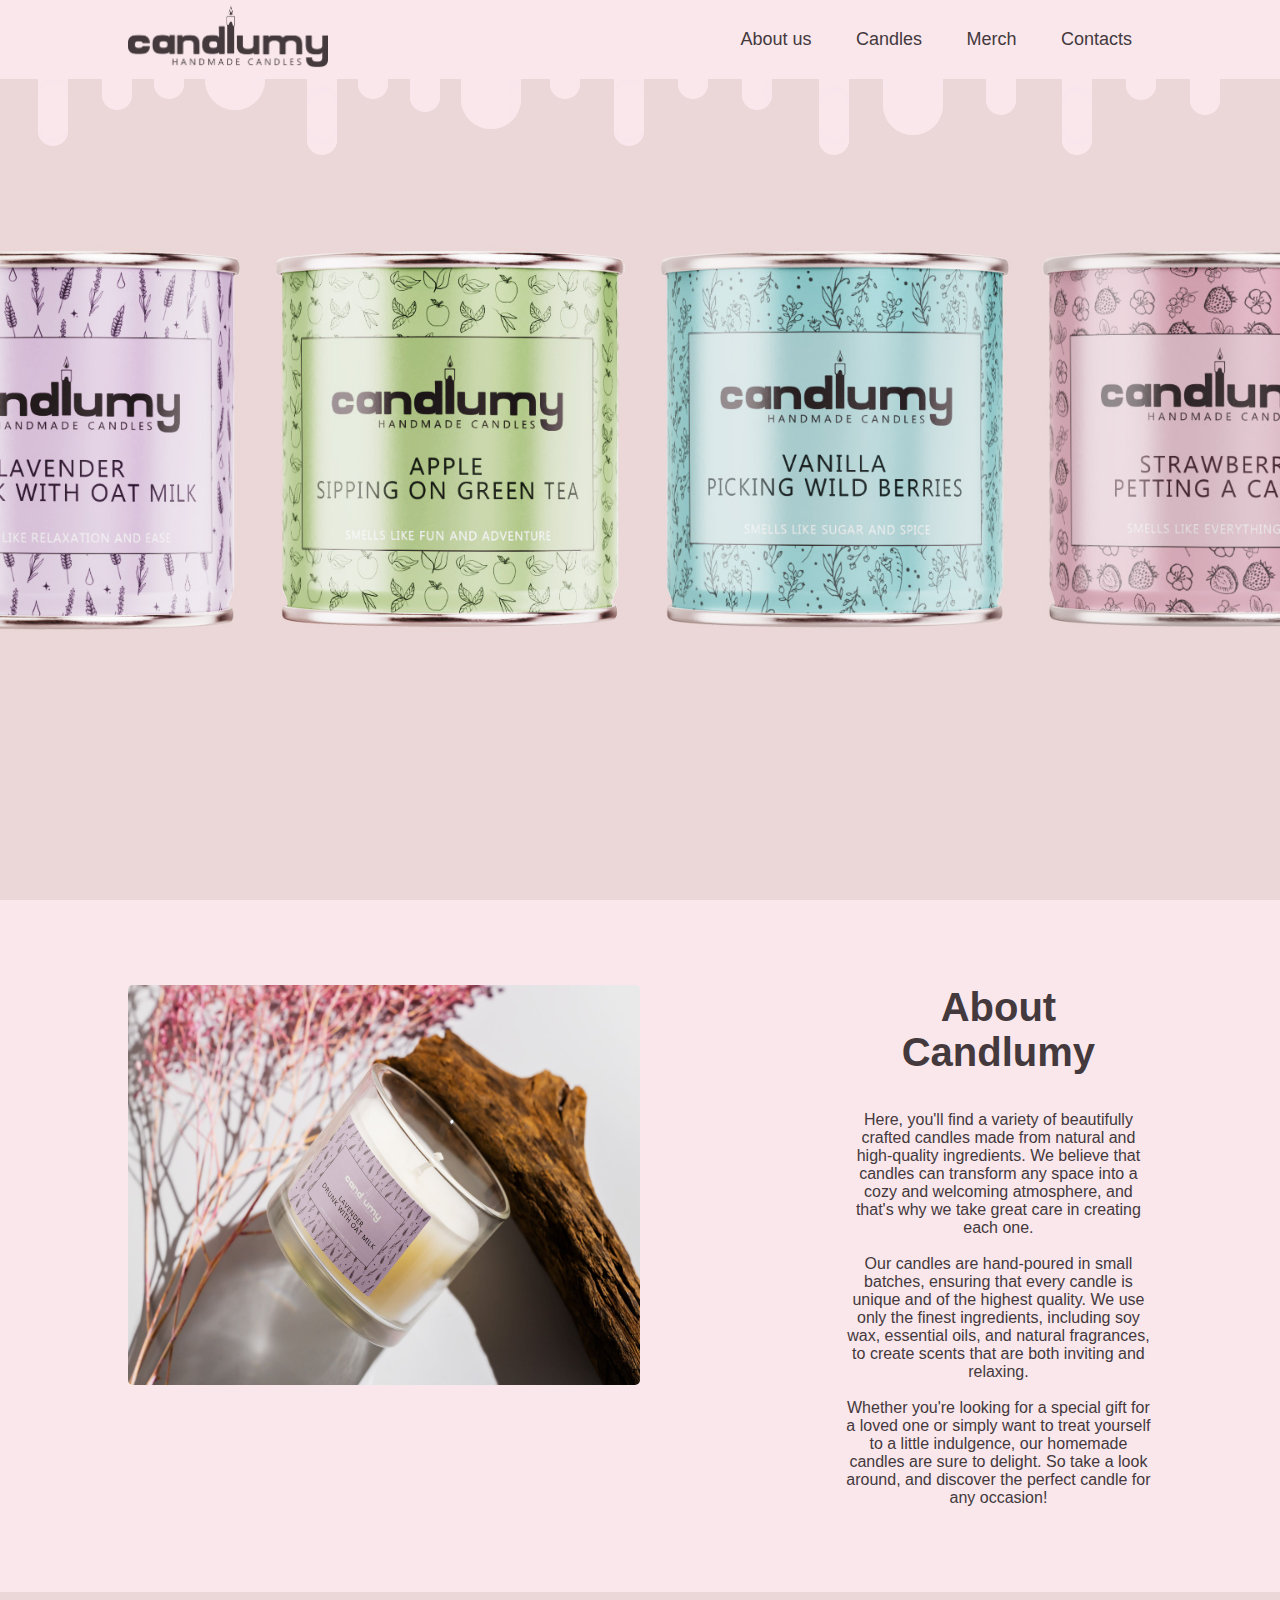
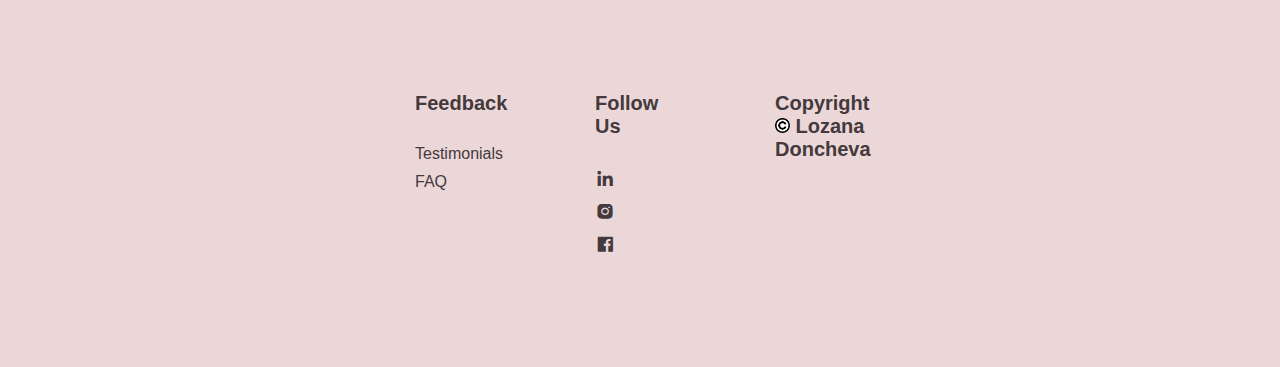
<file: index.html>
<!DOCTYPE html>
<html lang="en">
<head>
    <meta charset="UTF-8">
    <meta http-equiv="X-UA-Compatible" content="IE=edge">
    <meta name="viewport" content="width=device-width, initial-scale=1.0">
    <title>Candlumy - Handmade Candles</title>
    <link rel="stylesheet" href="style.css">
    <link href='https://unpkg.com/boxicons@2.1.4/css/boxicons.min.css' rel='stylesheet'>
</head>
<body>
<div id="header">
    <div class="container">

        <div class="drip"></div>
        <div class="drop"></div>
        <div class="dripw"></div>
        <div class="melt"></div>
        <div class="melta"></div>
        <div class="meltb"></div>
        <div class="meltc"></div>
        <div class="meltd"></div>
        <div class="melte"></div>
        <div class="meltf"></div>
        <div class="meltg"></div>
        <div class="melth"></div>
        <div class="melti"></div>
        <div class="meltj"></div>
        <div class="meltk"></div>
        <div class="meltl"></div>
        <div class="meltm"></div>
        <div class="meltn"></div>
        <div class="melto"></div>
        <div class="meltp"></div>

        <nav>
            <a href="index.html"><img src="Vector Logo.png" class="logo" alt="Home"></a>
            <ul>
                <li><a href="aboutus.html">About us</a></li>
                <li><a href="candles.html">Candles</a></li>
                <li><a href="merch.html">Merch</a></li>
                <li><a href="contacts.html">Contacts</a></li>
            </ul>
        </nav>
    </div>
</div>
<div id="candles">
    <div class="container">
        <div class="row">
            <div class="about-col-1">
                <img src="slider image.jpg" class="imgcandle" height="400">
            </div>
            <div class="about-col-2">
                <h1 class="subtitle"> About Candlumy</h1><br><br>
                <p> Here, you'll find a variety of beautifully crafted candles made from natural and high-quality ingredients. We believe that candles can transform any space into a cozy and welcoming atmosphere, and that's why we take great care in creating each one. <br>
                    <br>Our candles are hand-poured in small batches, ensuring that every candle is unique and of the highest quality. We use only the finest ingredients, including soy wax, essential oils, and natural fragrances, to create scents that are both inviting and relaxing. <br>
                    <br>Whether you're looking for a special gift for a loved one or simply want to treat yourself to a little indulgence, our homemade candles are sure to delight. So take a look around, and discover the perfect candle for any occasion!</p>
            </div>
        </div>
    </div>
</div>

<footer class="footer">
    <div class="containerf">
        <div class="row">
            <div class="footer-col">
                <h3>Feedback</h3>
                <ul>
                    <li><a href="testimonials.html">Testimonials</a></li>
                    <li><a href="faq.html">FAQ</a></li>
                </ul>
            </div>
            <div class="footer-col">
                <h3>Follow us</h3>
                <ul>
                    <li><i class='bx bxl-linkedin'></i></li>
                    <li><i class='bx bxl-instagram-alt' ></i></li>
                    <li><i class='bx bxl-facebook-square'></i></li>
                </ul>
            </div>
            <div class="footer-col"><h3>Copyright <img src="220px-Copyright.svg.png" height="15"> Lozana Doncheva</h3></div>
        </div>
    </div>
</footer>

<script src="main.js"></script>

</body>
</html>
</file>
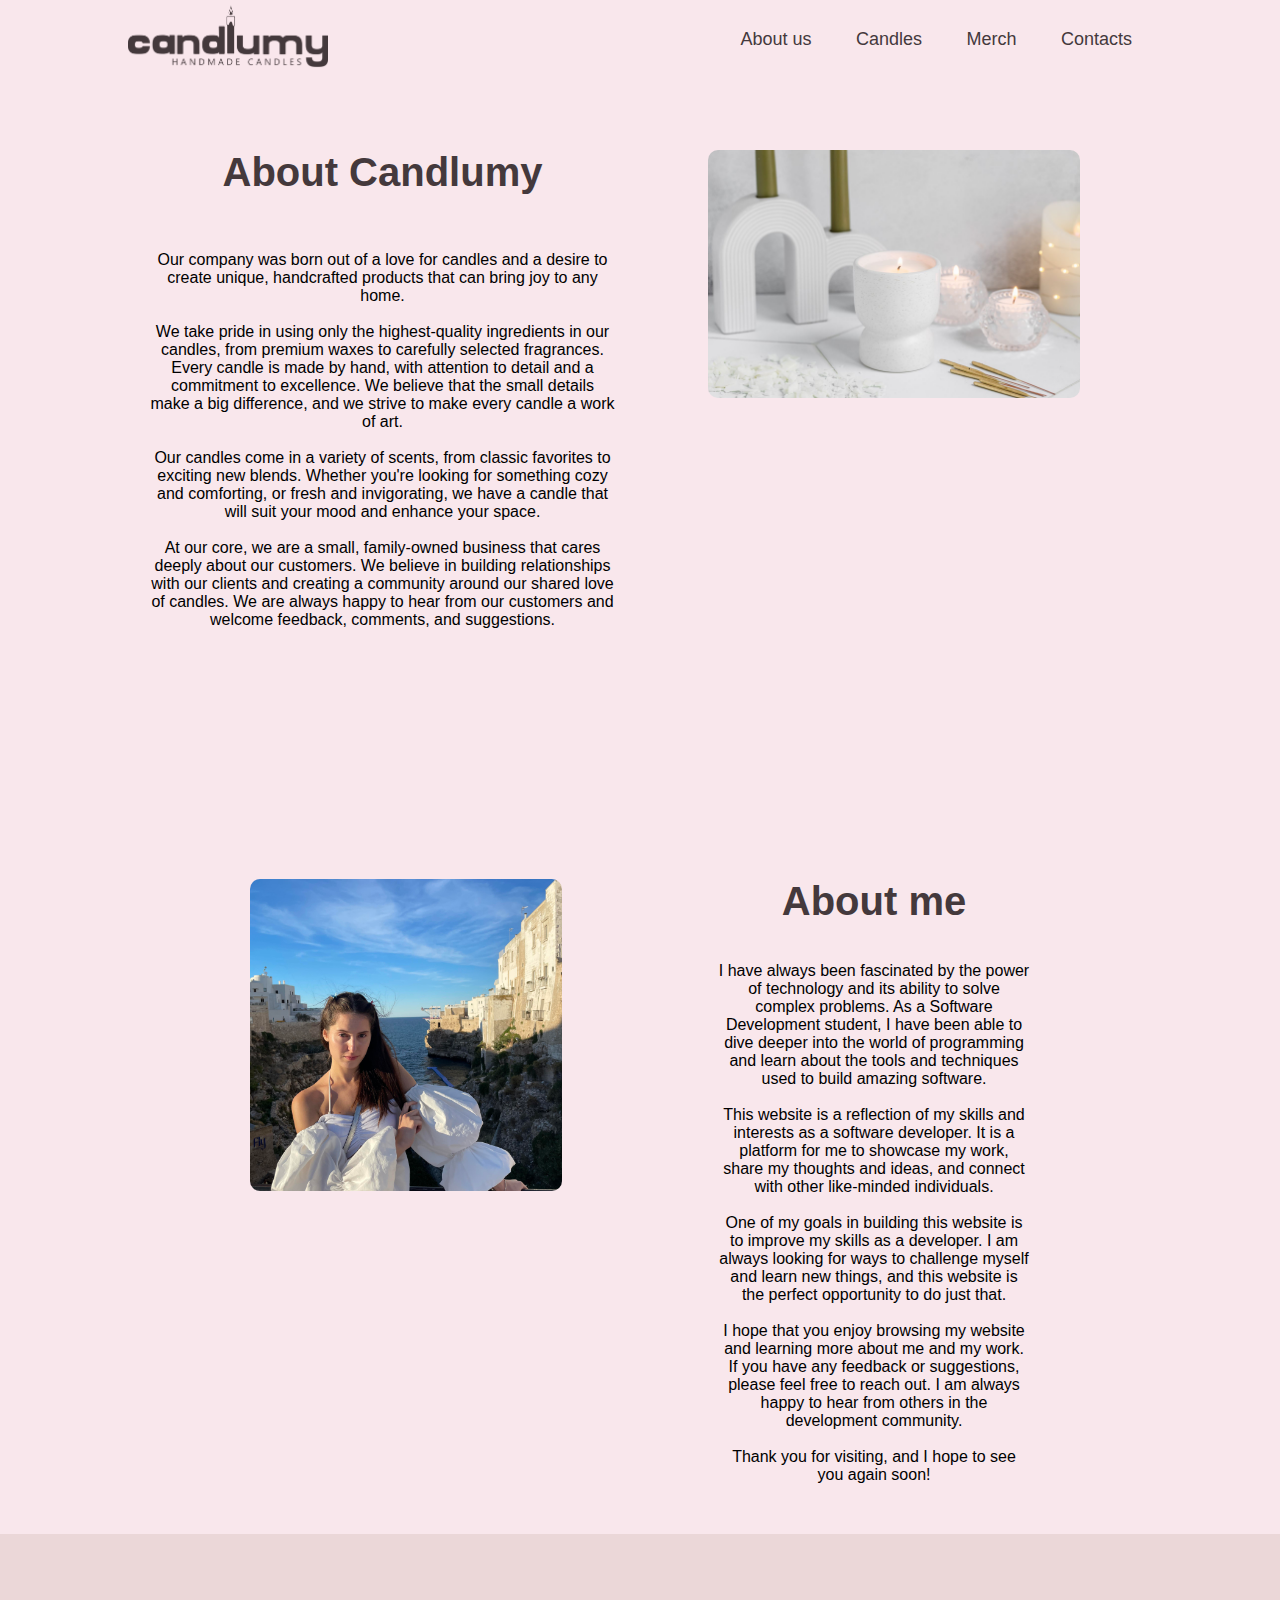
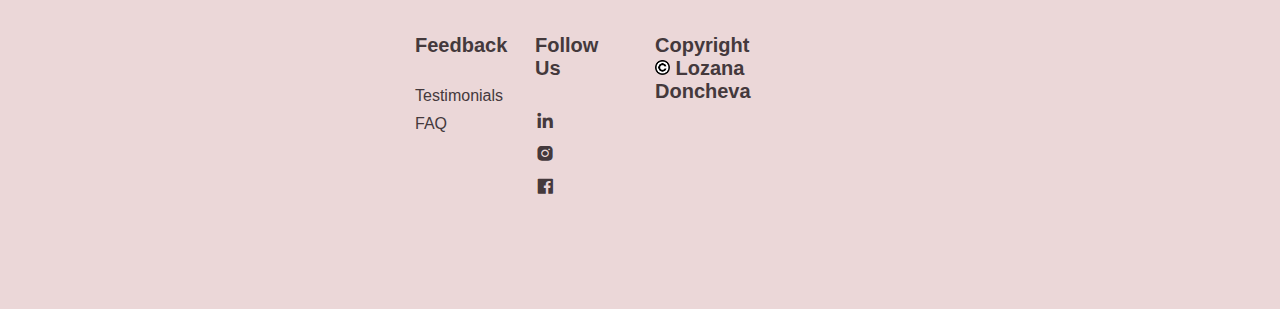
<file: aboutus.html>
<!DOCTYPE html>
<html lang="en">
<head>
    <meta charset="UTF-8">
    <meta http-equiv="X-UA-Compatible" content="IE=edge">
    <meta name="viewport" content="width=device-width, initial-scale=1.0">
    <title>About us - Candlumy</title>
    <link rel="stylesheet" href="aboutus.css">
    <link href='https://unpkg.com/boxicons@2.1.4/css/boxicons.min.css' rel='stylesheet'>
</head>
<body>
    <div id="header">
        <div class="container">    
            <nav>
                <a href="index.html"><img src="Vector Logo.png" class="logo" alt="Home"></a>
                <ul>
                    <li><a href="aboutus.html">About us</a></li>
                    <li><a href="candles.html">Candles</a></li>
                    <li><a href="merch.html">Merch</a></li>
                    <li><a href="contacts.html">Contacts</a></li>
                </ul>
            </nav>
        </div>
    </div>

    <div id="about">
        <div class="row0">
            <div class="col0">
                <h2 class="aboutcan">About Candlumy</h2>
                <p><br><br> Our company was born out of a love for candles and a desire to create unique, handcrafted products that can bring joy to any home.

                    <br><br>We take pride in using only the highest-quality ingredients in our candles, from premium waxes to carefully selected fragrances. Every candle is made by hand, with attention to detail and a commitment to excellence. We believe that the small details make a big difference, and we strive to make every candle a work of art.
                    
                    <br><br>Our candles come in a variety of scents, from classic favorites to exciting new blends. Whether you're looking for something cozy and comforting, or fresh and invigorating, we have a candle that will suit your mood and enhance your space.
                    
                    <br><br>At our core, we are a small, family-owned business that cares deeply about our customers. We believe in building relationships with our clients and creating a community around our shared love of candles. We are always happy to hear from our customers and welcome feedback, comments, and suggestions.
                </p>
            </div>
            <div class="col01">
                <img src="candlumy.jpg" alt="Candlumy" class="img">
                <div class="overlay1">
                    <div class="text">Welcome to our homemade candle company, where we believe that there's nothing quite like the warm, comforting glow of a beautiful candle.<br><br> Thank you for considering our homemade candles for your home or as a gift for someone special. <br><br>We are honored to be a part of your life and look forward to sharing the warmth and beauty of our candles with you.</div>
                </div>
            </div>
        </div>

        <div class="row1">
            <div class="col1">
                <img src="about.jpg" alt="About me" class="image">
                <div class="overlay">
                    <div class="text">Hello and welcome to my website! <br><br> My name is Lozana, and I am a software development student.<br><br> This website is my first foray into the world of web development, and I am excited to share it with you.</div>
                </div>
            </div>
            <div class="col2">
                <h2 class="aboutme"> About me</h2><br>
                <p>I have always been fascinated by the power of technology and its ability to solve complex problems. As a Software Development student, I have been able to dive deeper into the world of programming and learn about the tools and techniques used to build amazing software.<br><br>
                    
                    This website is a reflection of my skills and interests as a software developer. It is a platform for me to showcase my work, share my thoughts and ideas, and connect with other like-minded individuals.<br><br>
                    
                    One of my goals in building this website is to improve my skills as a developer. I am always looking for ways to challenge myself and learn new things, and this website is the perfect opportunity to do just that.<br><br>
                    
                    I hope that you enjoy browsing my website and learning more about me and my work. If you have any feedback or suggestions, please feel free to reach out. I am always happy to hear from others in the development community.<br><br>
                    
                    Thank you for visiting, and I hope to see you again soon!</p>
            </div>
        </div>
    </div>

    <footer class="footer">
        <div class="containerf">
            <div class="row">
                <div class="footer-col">
                    <h3>Feedback</h3>
                    <ul>
                        <li><a href="testimonials.html">Testimonials</a></li>
                        <li><a href="faq.html">FAQ</a></li>
                    </ul>
                </div>
                <div class="footer-col">
                    <h3>Follow us</h3>
                    <ul>
                        <li><i class='bx bxl-linkedin'></i></li>
                        <li><i class='bx bxl-instagram-alt' ></i></li>
                        <li><i class='bx bxl-facebook-square'></i></li>
                    </ul>
                </div>
                <div class="footer-col"><h3>Copyright <img src="220px-Copyright.svg.png" height="15"> Lozana Doncheva</h3></div>
            </div>
        </div>
    </footer>
    
    <script src="main.js"></script>

</body>
</html>
</file>
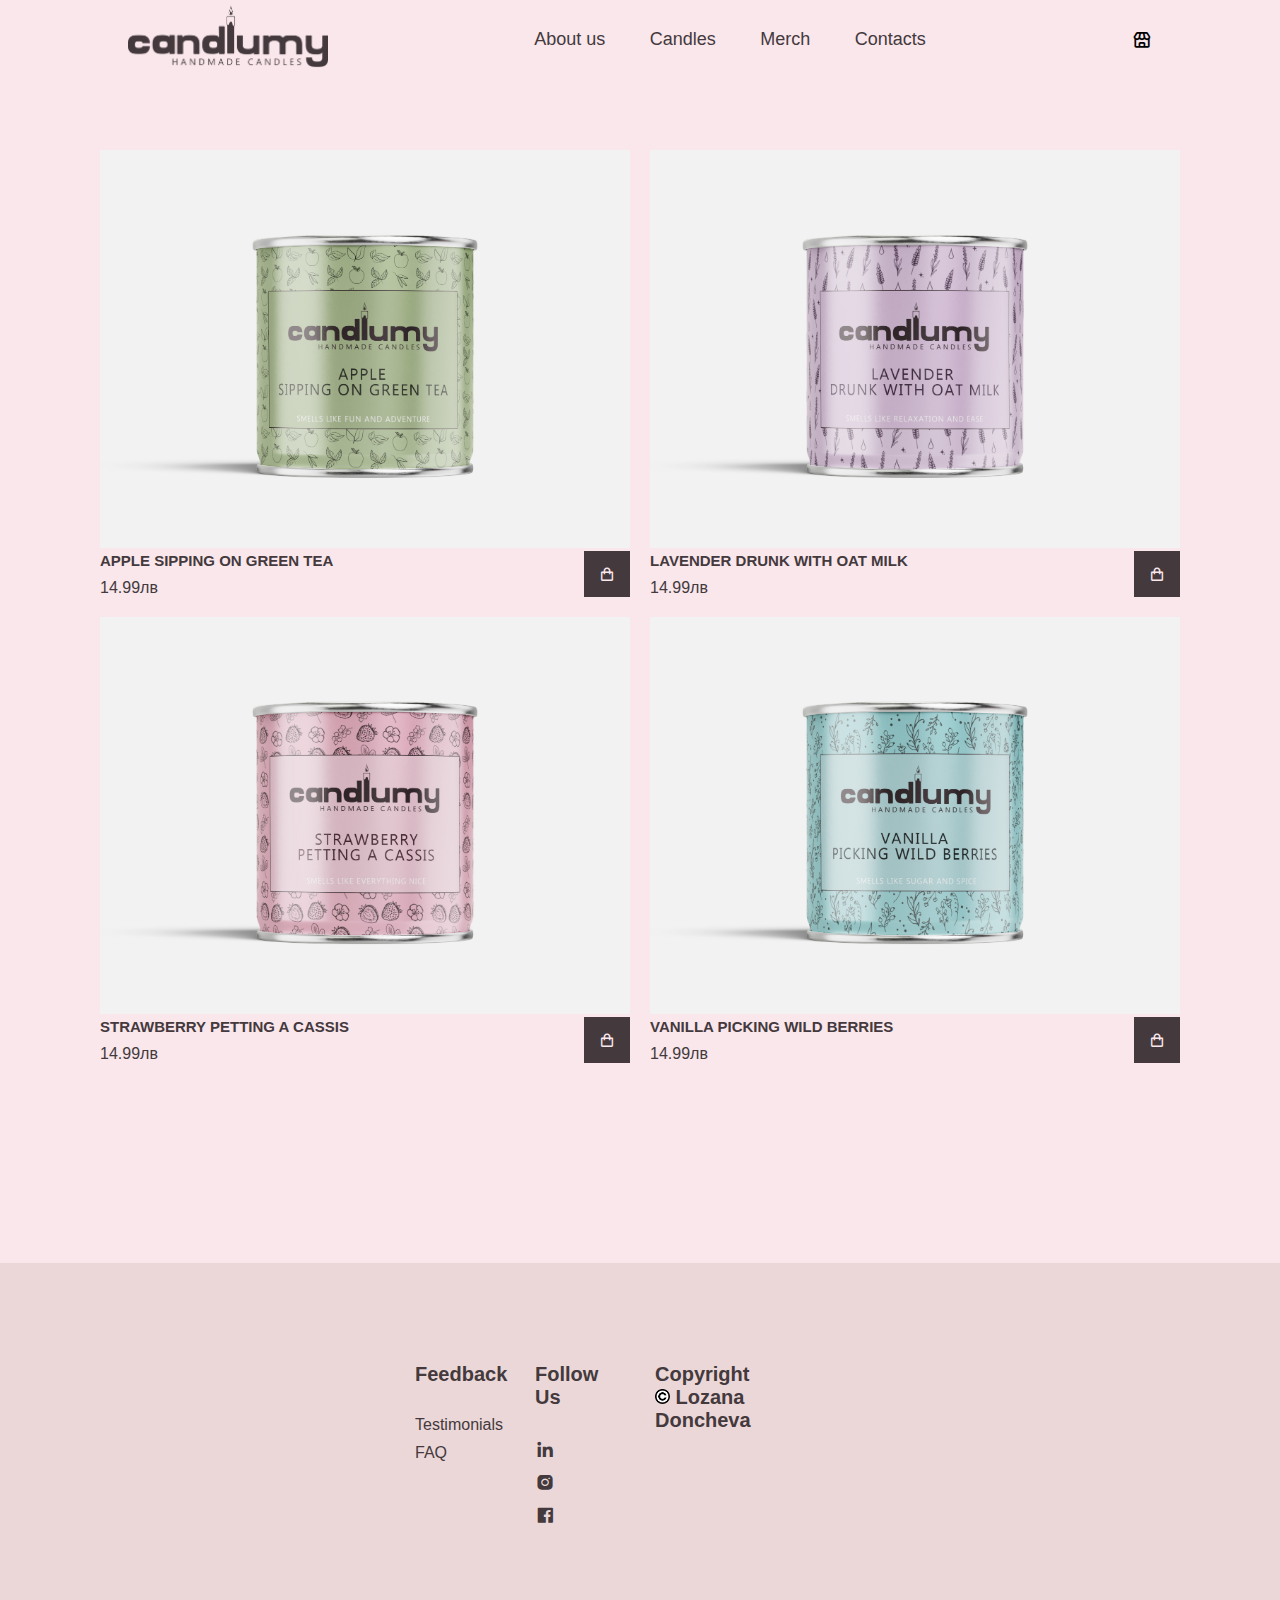
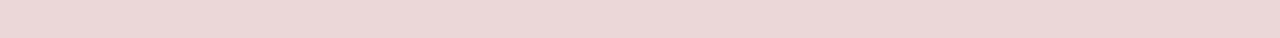
<file: candles.html>
<!DOCTYPE html>
<html lang="en">
<head>
    <meta charset="UTF-8">
    <meta http-equiv="X-UA-Compatible" content="IE=edge">
    <meta name="viewport" content="width=device-width, initial-scale=1.0">
    <title>Candles Shop - Candlumy</title>
    <link rel="stylesheet" href="candles.css">
    <link href='https://unpkg.com/boxicons@2.1.4/css/boxicons.min.css' rel='stylesheet'>
</head>
<body>
    <div id="header">
        <div class="container">    
            <nav>
                <a href="index.html"><img src="Vector Logo.png" class="logo" alt="Home"></a>
                <ul>
                    <li><a href="aboutus.html">About us</a></li>
                    <li><a href="candles.html">Candles</a></li>
                    <li><a href="merch.html">Merch</a></li>
                    <li><a href="contacts.html">Contacts</a></li>
                </ul>
                <i class='bx bx-store' id="pazar"></i>
            </nav>

            <!--Cart-->
            <div class="cart">
                <h2 class="cart-title">Your Cart</h2>
                <div class="cart-content">
                    <div class="cart-box">
                        <img src="Apple can front.jpg" class="cart-img">
                        <div class="detail-box">
                            <div class="cart-product-title">Apple Sipping on Green Tea</div>
                            <div class="cart-price">14.99лв</div>
                            <input type="number" value="1" class="cart-quantity">
                        </div>

                        <!--Remove cart-->
                        <i class='bx bxs-trash cart-remove'></i>
                    </div>
                </div>

                    <!--Total-->
                <div class="total">
                    <div class="total-title">Total</div>
                    <div class="total-price">0лв</div>
                </div>

                <!--Button Buy-->
                <button type="button" class="btn-buy">Buy Now</button>
                <!--Cart Close-->
                <i class='bx bx-x' id="close-cart"></i>
            </div>
        </div>
    </div>
    <div class="shop-content">

    <!--Box1-->
      <div class="product-box">
        <img src="Apple can front.jpg" alt="Apple Sipping on Green Tea" class="product-img">
        <h2 class="product-title">Apple Sipping on Green Tea</h2>
        <span class="price">14.99лв</span>
        <i class='bx bx-shopping-bag add-cart'></i>
      </div>

      <!--Box2-->
      <div class="product-box">
        <img src="lavender can front.jpg" alt="Lavender Drunk with Oat Milk" class="product-img">
        <h2 class="product-title">Lavender Drunk with Oat Milk</h2>
        <span class="price">14.99лв</span>
        <i class='bx bx-shopping-bag add-cart'></i>
      </div>

      <!--Box3-->
      <div class="product-box">
        <img src="Strawberry can front.jpg" alt="Strawberry petting a cassis" class="product-img">
        <h2 class="product-title">Strawberry petting a Cassis</h2>
        <span class="price">14.99лв</span>
        <i class='bx bx-shopping-bag add-cart'></i>
      </div>

      <!--Box4-->
      <div class="product-box">
        <img src="Vanilla can front.jpg" alt="Vanilla picking Wild Berries" class="product-img">
        <h2 class="product-title">Vanilla picking Wild Berries</h2>
        <span class="price">14.99лв</span>
        <i class='bx bx-shopping-bag add-cart'></i>
      </div>
    </div>
    <footer class="footer">
        <div class="containerf">
            <div class="row">
                <div class="footer-col">
                    <h3>Feedback</h3>
                    <ul>
                        <li><a href="testimonials.html">Testimonials</a></li>
                        <li><a href="faq.html">FAQ</a></li>
                    </ul>
                </div>
                <div class="footer-col">
                    <h3>Follow us</h3>
                    <ul>
                        <li><i class='bx bxl-linkedin'></i></li>
                        <li><i class='bx bxl-instagram-alt' ></i></li>
                        <li><i class='bx bxl-facebook-square'></i></li>
                    </ul>
                </div>
                <div class="footer-col"><h3>Copyright <img src="220px-Copyright.svg.png" height="15" id="copyright"> Lozana Doncheva</h3></div>
            </div>
        </div>
    </footer>

    <script src="main.js"></script>

</body>
</html>
</file>
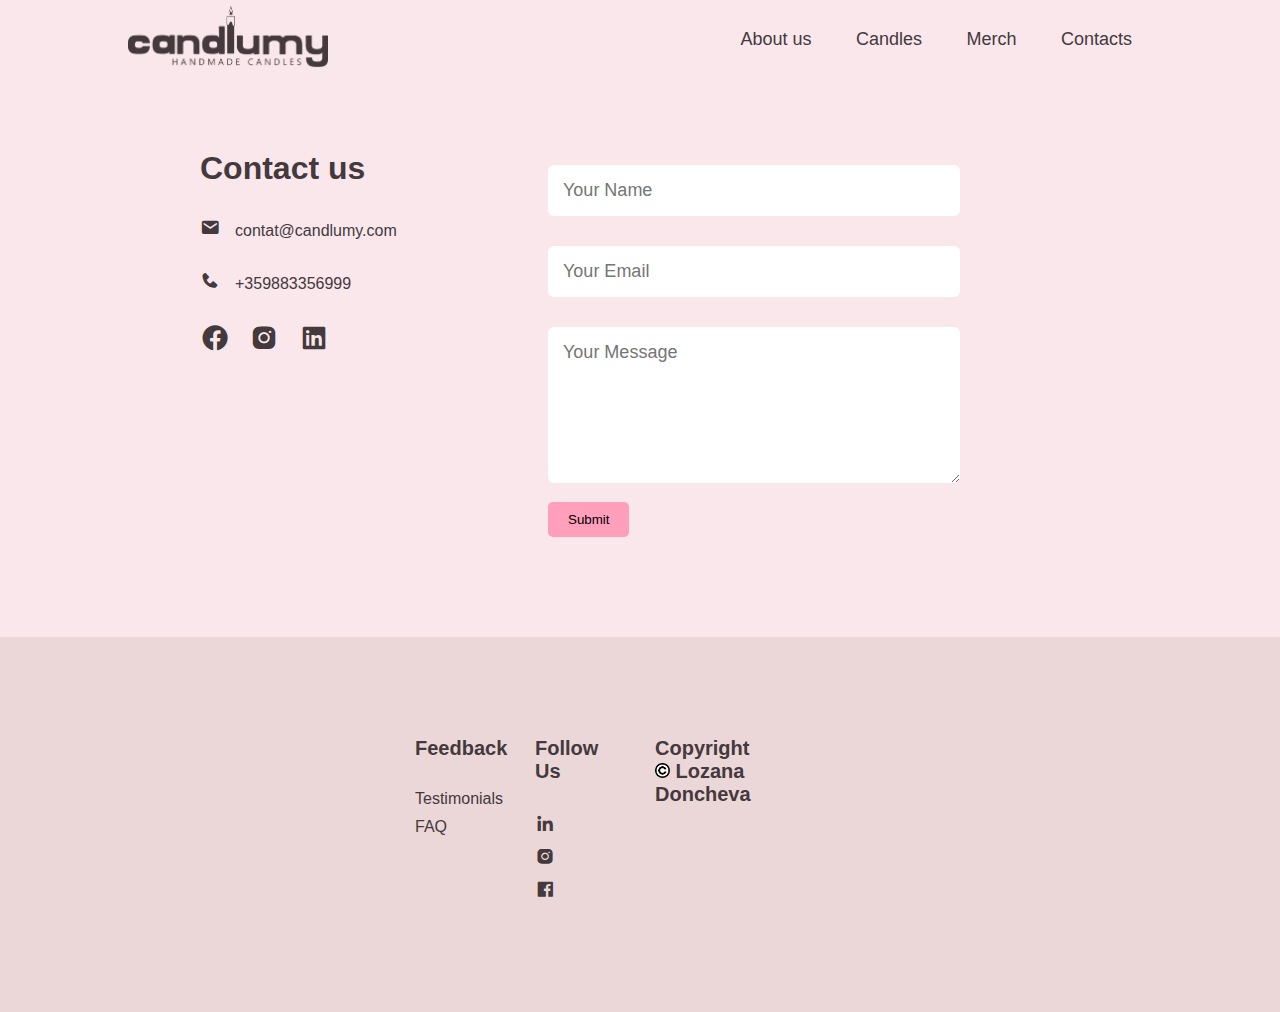
<file: contacts.html>
<!DOCTYPE html>
<html lang="en">
<head>
    <meta charset="UTF-8">
    <meta http-equiv="X-UA-Compatible" content="IE=edge">
    <meta name="viewport" content="width=device-width, initial-scale=1.0">
    <title>Contacts - Candlumy</title>
    <link rel="stylesheet" href="contacts.css">
    <link href='https://unpkg.com/boxicons@2.1.4/css/boxicons.min.css' rel='stylesheet'>
</head>
<body>
    <div id="header">
        <div class="container">    
            <nav>
                <a href="index.html"><img src="Vector Logo.png" class="logo" alt="Home"></a>
                <ul>
                    <li><a href="aboutus.html">About us</a></li>
                    <li><a href="candles.html">Candles</a></li>
                    <li><a href="merch.html">Merch</a></li>
                    <li><a href="contacts.html">Contacts</a></li>
                </ul>
            </nav>
        </div>
    </div>

    <div id="contact">
        <div class="containerc">
            <div class="row">
                <div class="contact-left">
                    <h1 class="title">Contact us</h1>
                    <p><i class='bx bxs-envelope'></i>contat@candlumy.com</p>
                    <p><i class='bx bxs-phone'></i>+359883356999</p>
                    <div class="social-icons">
                      <a href="https://www.facebook.com/"><i class='bx bxl-facebook-circle'></i></a>
                      <a href="https://www.instagram.com/"><i class='bx bxl-instagram-alt'></i></a>
                      <a href="https://www.linkedin.com/"><i class='bx bxl-linkedin-square'></i></a>
                    </div>
                </div>
                <div class="contact-right">
                    <form>
                        <input type="text" name="Name" placeholder="Your Name" required>
                        <input type="email" name="email" placeholder="Your Email" required>
                        <textarea name="Message" rows="6" placeholder="Your Message"></textarea>
                        <button type="submit" class="btn btn2">Submit</button>
                    </form>
                </div>
            </div>
        </div>
    </div>

    <footer class="footer">
        <div class="containerf">
            <div class="row">
                <div class="footer-col">
                    <h3>Feedback</h3>
                    <ul>
                        <li><a href="testimonials.html">Testimonials</a></li>
                        <li><a href="faq.html">FAQ</a></li>
                    </ul>
                </div>
                <div class="footer-col">
                    <h3>Follow us</h3>
                    <ul>
                        <li><i class='bx bxl-linkedin'></i></li>
                        <li><i class='bx bxl-instagram-alt' ></i></li>
                        <li><i class='bx bxl-facebook-square'></i></li>
                    </ul>
                </div>
                <div class="footer-col"><h3>Copyright <img src="220px-Copyright.svg.png" height="15"> Lozana Doncheva</h3></div>
            </div>
        </div>
    </footer>

    <script src="main.js"></script>

</body>
</html>
</file>
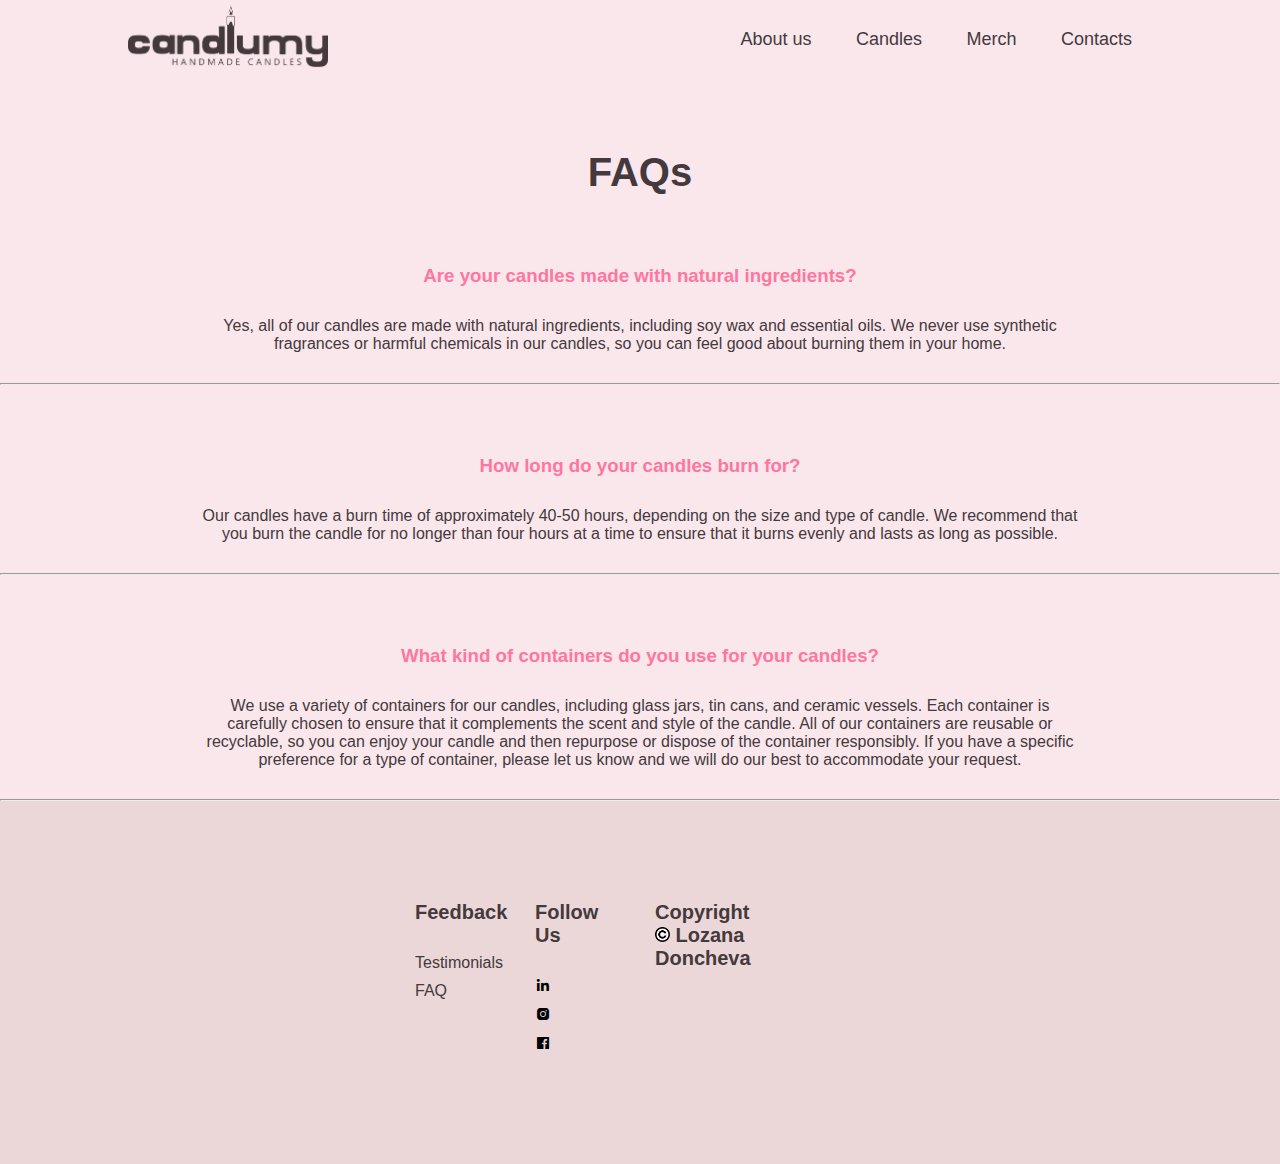
<file: faq.html>
<!DOCTYPE html>
<html lang="en">
<head>
    <meta charset="UTF-8">
    <meta http-equiv="X-UA-Compatible" content="IE=edge">
    <meta name="viewport" content="width=device-width, initial-scale=1.0">
    <title>FAQs - Candlumy</title>
    <link rel="stylesheet" href="faq.css">
    <link href='https://unpkg.com/boxicons@2.1.4/css/boxicons.min.css' rel='stylesheet'>
</head>
<body>
    <div id="header">
        <div class="container">    
            <nav>
                <a href="index.html"><img src="Vector Logo.png" class="logo" alt="Home"></a>
                <ul>
                    <li><a href="aboutus.html">About us</a></li>
                    <li><a href="candles.html">Candles</a></li>
                    <li><a href="merch.html">Merch</a></li>
                    <li><a href="contacts.html">Contacts</a></li>
                </ul>
            </nav>
        </div>
    </div>
<h2 class="title">FAQs</h2>
    <div class="faqs">
        <div class="questions">
            <h3>Are your candles made with natural ingredients?</h3>
            <p>Yes, all of our candles are made with natural ingredients, including soy wax and essential oils. We never use synthetic fragrances or harmful chemicals in our candles, so you can feel good about burning them in your home.</p><hr>
            <h3>How long do your candles burn for?</h3>
            <p>Our candles have a burn time of approximately 40-50 hours, depending on the size and type of candle. We recommend that you burn the candle for no longer than four hours at a time to ensure that it burns evenly and lasts as long as possible.</p><hr>
            <h3>What kind of containers do you use for your candles?</h3>
            <p>We use a variety of containers for our candles, including glass jars, tin cans, and ceramic vessels. Each container is carefully chosen to ensure that it complements the scent and style of the candle. All of our containers are reusable or recyclable, so you can enjoy your candle and then repurpose or dispose of the container responsibly. If you have a specific preference for a type of container, please let us know and we will do our best to accommodate your request.</p><hr>
        </div>
    </div>

    <footer class="footer">
        <div class="containerf">
            <div class="row">
                <div class="footer-col">
                    <h3>Feedback</h3>
                    <ul>
                        <li><a href="testimonials.html">Testimonials</a></li>
                        <li><a href="faq.html">FAQ</a></li>
                    </ul>
                </div>
                <div class="footer-col">
                    <h3>Follow us</h3>
                    <ul>
                        <li><i class='bx bxl-linkedin'></i></li>
                        <li><i class='bx bxl-instagram-alt' ></i></li>
                        <li><i class='bx bxl-facebook-square'></i></li>
                    </ul>
                </div>
                <div class="footer-col"><h3>Copyright <img src="220px-Copyright.svg.png" height="15"> Lozana Doncheva</h3></div>
            </div>
        </div>
    </footer>
    
    <script src="main.js"></script>

</body>
</html>
</file>
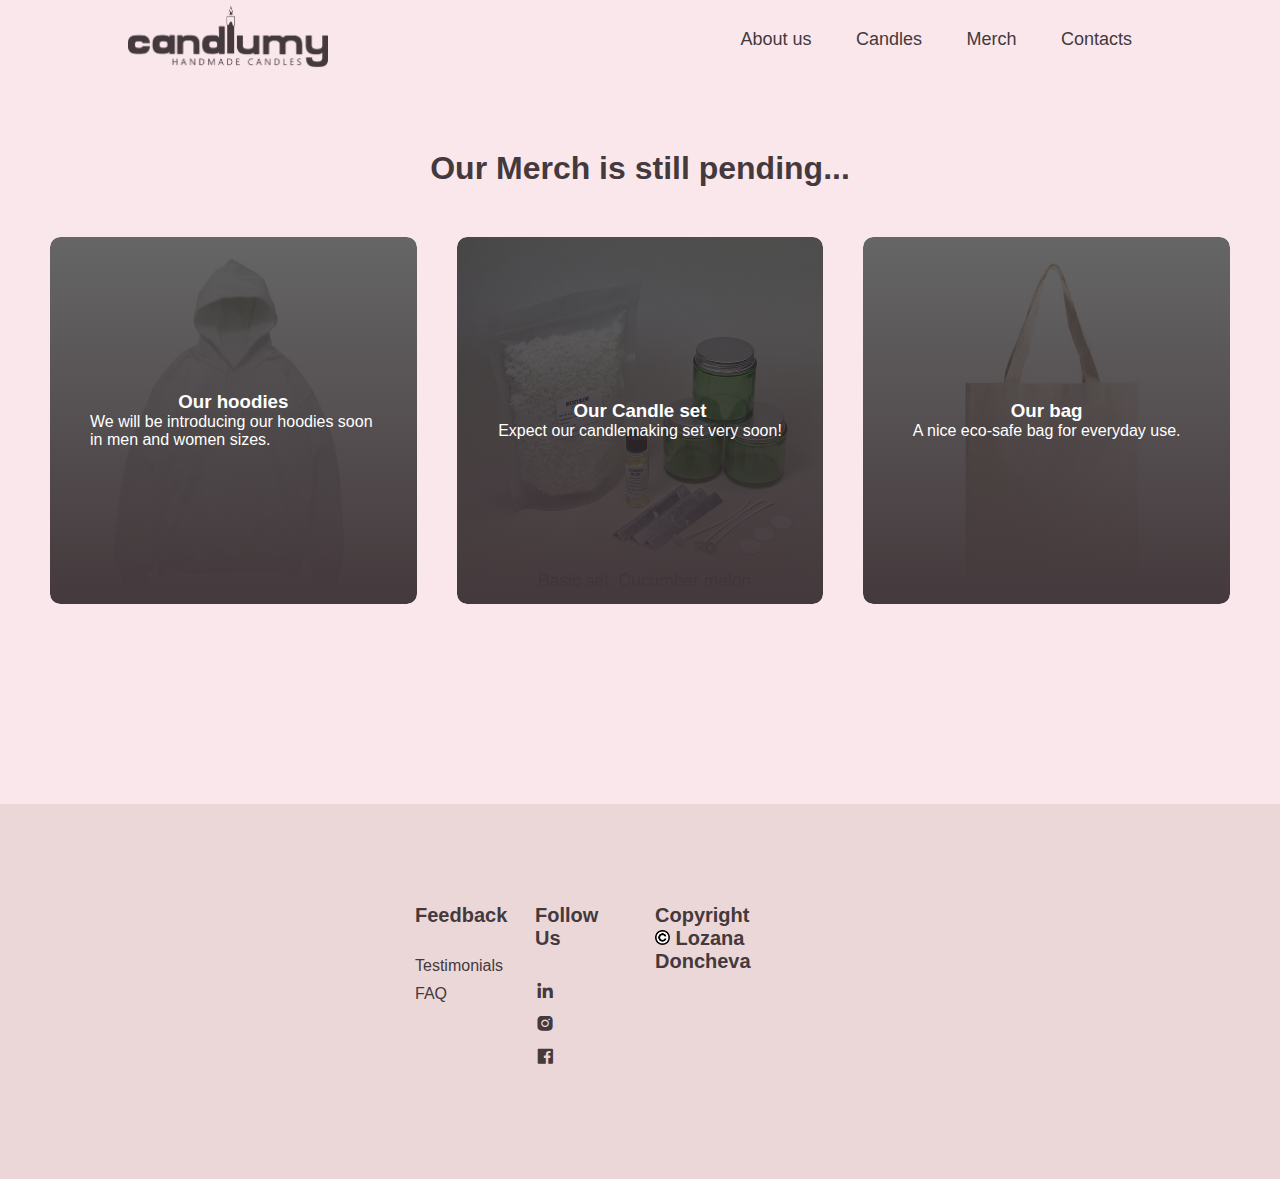
<file: merch.html>
<!DOCTYPE html>
<html lang="en">
<head>
    <meta charset="UTF-8">
    <meta http-equiv="X-UA-Compatible" content="IE=edge">
    <meta name="viewport" content="width=device-width, initial-scale=1.0">
    <title>Merch - Candlumy</title>
    <link rel="stylesheet" href="merch.css">
    <link href='https://unpkg.com/boxicons@2.1.4/css/boxicons.min.css' rel='stylesheet'>
</head>
<body>
    <div id="header">
        <div class="container">    
            <nav>
                <a href="index.html"><img src="Vector Logo.png" class="logo" alt="Home"></a>
                <ul>
                    <li><a href="aboutus.html">About us</a></li>
                    <li><a href="candles.html">Candles</a></li>
                    <li><a href="merch.html">Merch</a></li>
                    <li><a href="contacts.html">Contacts</a></li>
                </ul>
            </nav>
        </div>
    </div>

    <div class="merch">
        <div class="container1">
            <h1 class="title"> Our Merch is still pending...</h1>
            <div class="list">
                <div class="different">
                    <img src="hoodie.jpg" alt="">
                    <div class="layer">
                        <h3>Our hoodies</h3>
                        <p>We will be introducing our hoodies soon in men and women sizes.</p>
                    </div>
                </div>
                <div class="different">
                    <img src="set.jpg" alt="">
                    <div class="layer">
                        <h3>Our Candle set</h3>
                        <p>Expect our candlemaking set very soon!</p>
                    </div>
                </div>
                <div class="different">
                    <img src="bag.jpg" alt="">
                    <div class="layer">
                        <h3>Our bag</h3>
                        <p>A nice eco-safe bag for everyday use.</p>
                    </div>
                </div>
            </div>
        </div>
    </div>

    <footer class="footer">
        <div class="containerf">
            <div class="row">
                <div class="footer-col">
                    <h3>Feedback</h3>
                    <ul>
                        <li><a href="testimonials.html">Testimonials</a></li>
                        <li><a href="faq.html">FAQ</a></li>
                    </ul>
                </div>
                <div class="footer-col">
                    <h3>Follow us</h3>
                    <ul>
                        <li><i class='bx bxl-linkedin'></i></li>
                        <li><i class='bx bxl-instagram-alt' ></i></li>
                        <li><i class='bx bxl-facebook-square'></i></li>
                    </ul>
                </div>
                <div class="footer-col"><h3>Copyright <img src="220px-Copyright.svg.png" height="15"> Lozana Doncheva</h3></div>
            </div>
        </div>
    </footer>

    <script src="main.js"></script>

</body>
</html>
</file>
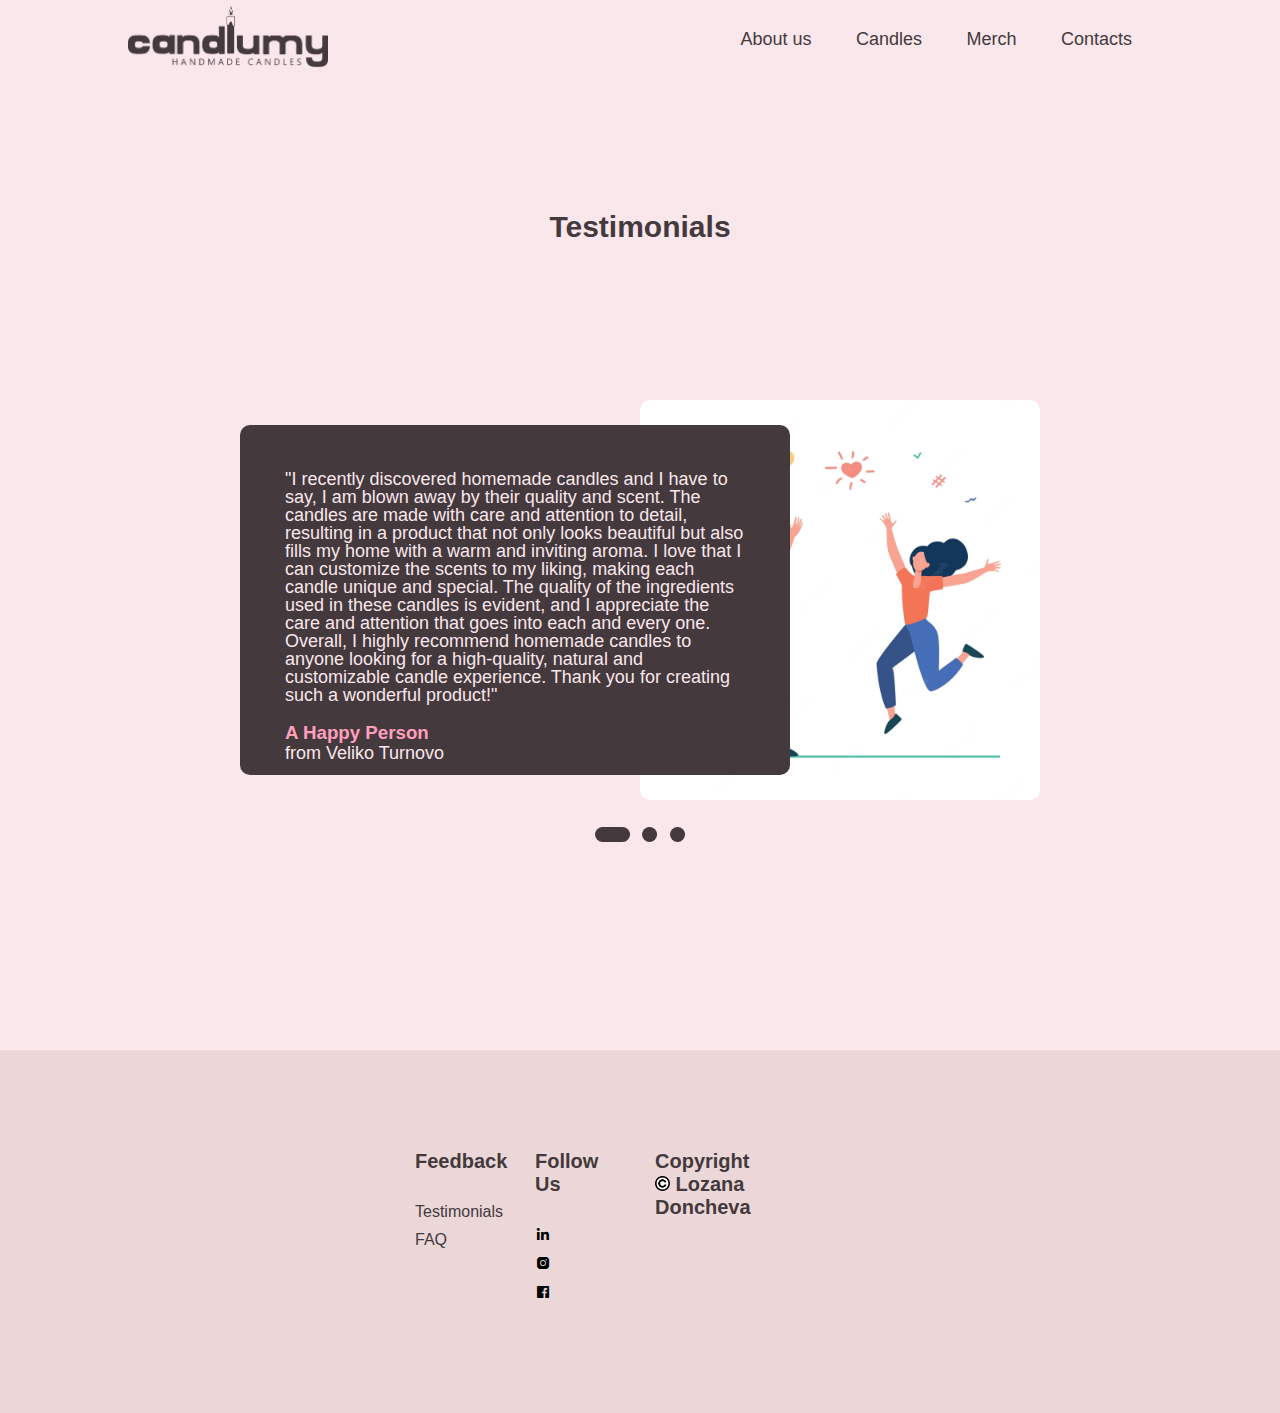
<file: testimonials.html>
<!DOCTYPE html>
<html lang="en">
<head>
    <meta charset="UTF-8">
    <meta http-equiv="X-UA-Compatible" content="IE=edge">
    <meta name="viewport" content="width=device-width, initial-scale=1.0">
    <title>Testimonials - Candlumy</title>
    <link rel="stylesheet" href="testimonials.css">
    <link href='https://unpkg.com/boxicons@2.1.4/css/boxicons.min.css' rel='stylesheet'>
</head>
<body>
    <div id="header">
        <div class="container">    
            <nav>
                <a href="index.html"><img src="Vector Logo.png" class="logo" alt="Home"></a>
                <ul>
                    <li><a href="aboutus.html">About us</a></li>
                    <li><a href="candles.html">Candles</a></li>
                    <li><a href="merch.html">Merch</a></li>
                    <li><a href="contacts.html">Contacts</a></li>
                </ul>
            </nav>
        </div>
    </div>

    <div class="hero">
        <h1>Testimonials</h1>

        <div class="containert">
            <div class="indicator">
                <span class="btni active"></span>
                <span class="btni"></span>
                <span class="btni"></span>
            </div>
            <div class="testimonial">
              <div class="slide-row" id="slide">
                <div class="slide-col">
                    <div class="user-text">
                        <p>"I recently discovered homemade candles and I have to say, I am blown away by their quality and scent. The candles are made with care and attention to detail, resulting in a product that not only looks beautiful but also fills my home with a warm and inviting aroma. I love that I can customize the scents to my liking, making each candle unique and special. The quality of the ingredients used in these candles is evident, and I appreciate the care and attention that goes into each and every one. Overall, I highly recommend homemade candles to anyone looking for a high-quality, natural and customizable candle experience. Thank you for creating such a wonderful product!"</p>
                        <br><h3>A Happy Person </h3>
                        <p>from Veliko Turnovo</p>
                    </div>
                    <div class="user-img">
                        <img src="happy1.jpg" alt="">
                    </div>
                </div>
                <div class="slide-col">
                    <div class="user-text">
                        <p>"I've been buying candles for years, but nothing compares to the ones I've found from homemade candle makers. The attention to detail and quality of the ingredients really sets them apart. The scents are amazing and not overpowering, which is a huge plus. I also appreciate that these candles are eco-friendly and made with natural materials. They burn cleanly and evenly, and the containers they come in are beautiful and make great decorative pieces. I'm so glad I discovered these homemade candles and will definitely be a repeat customer. Thank you for creating such a wonderful product!"</p>
                        <br><h3>New Happy Person </h3>
                        <p>from Sofia</p>
                    </div>
                    <div class="user-img">
                        <img src="happy2.jpg" alt="">
                    </div>
                </div>
                <div class="slide-col">
                    <div class="user-text">
                        <p>"I stumbled upon homemade candles and I am so glad that I did. These candles are simply amazing! They smell incredible and are long-lasting. I love that they are made with natural ingredients and don't contain any harmful chemicals like some store-bought candles do. They burn evenly and don't produce any black smoke or soot, which is great for my indoor air quality. The packaging is also really beautiful and makes them a great gift option. I highly recommend homemade candles to anyone who wants to enjoy the cozy and relaxing atmosphere that candles can create, without any negative impact on their health or the environment. Thank you for making such a fantastic product!"</p>
                        <br><h3>Happy Person </h3>
                        <p>from Burgas</p>
                    </div>
                    <div class="user-img">
                        <img src="happy3.jpeg" alt="">
                    </div>
                </div>
              </div>
            </div>
        </div>

       
    </div>

    

    <footer class="footer">
        <div class="containerf">
            <div class="row">
                <div class="footer-col">
                    <h3>Feedback</h3>
                    <ul>
                        <li><a href="testimonials.html">Testimonials</a></li>
                        <li><a href="faq.html">FAQ</a></li>
                    </ul>
                </div>
                <div class="footer-col">
                    <h3>Follow us</h3>
                    <ul>
                        <li><i class='bx bxl-linkedin'></i></li>
                        <li><i class='bx bxl-instagram-alt' ></i></li>
                        <li><i class='bx bxl-facebook-square'></i></li>
                    </ul>
                </div>
                <div class="footer-col"><h3>Copyright <img src="220px-Copyright.svg.png" height="15"> Lozana Doncheva</h3></div>
            </div>
        </div>
    </footer>
    
    <script src="testimonials.js"></script>

</body>
</html>
</file>
<file: style.css>
* {
    margin: 0;
    padding: 0;
    font-family: 'Noto Sans New Tai Lue', sans-serif;
    box-sizing: border-box;
}

body {
    background-color: #f9e7ec;
    color: black;
}

#header {
    width: 100%;
    height: 100vh;
    background-image: url("Cans front.jpg");
    background-size: cover;
    background-position: center;
}

.container{
    padding: 5px 10%;
    background-color: #f9e7ec;
}

nav {
    background-color: #f9e7ec;
}

#pazar {
    cursor: pointer;
    font-size: 20px;
 }

.drip, .dripw, .drop {
    width: 60px;
    position: absolute;
    border-bottom-left-radius: 120px;
    border-bottom-right-radius: 120px;
    box-shadow: 0 0 150px inset #f9e7ec;
    background: #f9e7ec;
}

.melt, .melta, .meltb, .meltc, .meltd, .melte, .meltf, .meltg, .melth, .melti, .meltj, .meltk, .meltl, .meltm, .meltn {
    width: 30px;
    position: absolute;
    border-bottom-left-radius: 50px;
    border-bottom-right-radius: 50px;
    box-shadow: 0 0 150px inset #f9e7ec;
    background: #f9e7ec;
}

.melt {
    height: 71px;
    top: 75px;
    left: 3%;
    animation: animation-melt 3s linear;
}

@keyframes animation-melt {
    from {
        height: 3px;
    }
    to {
        height: 71px;
    }
}

.melta {
    height: 35px;
    top: 75px;
    left: 8%;
    animation: animation-melta 3s linear;
}

@keyframes animation-melta {
    from {
        height: 3px;
    }
    to {
        height: 35px;
    }
}

.meltb {
    height: 24px;
    top: 75px;
    left: 12%;
    animation: animation-meltb 3s linear;
}

@keyframes animation-meltb {
    from {
        height: 3px;
    }
    to {
        height: 24px;
    }
}

.meltc {
    height: 80px;
    top: 75px;
    left: 24%;
    animation: animation-meltc 3s linear;
}

@keyframes animation-meltc {
    from {
        height: 3px;
    }
    to {
        height: 80px;
    }
}

.meltd {
    height: 24px;
    top: 75px;
    left: 28%;
    animation: animation-meltd 3s linear;
}

@keyframes animation-meltd {
    from {
        height: 3px;
    }
    to {
        height: 24px;
    }
}

.melte {
    height: 37px;
    top: 75px;
    left: 32%;
    animation: animation-melte 3s linear;
}

@keyframes animation-melte {
    from {
        height: 3px;
    }
    to {
        height: 37px;
    }
}

.meltf {
    height: 24px;
    top: 75px;
    left: 43%;
    animation: animation-meltf 3s linear;
}

@keyframes animation-meltf {
    from {
        height: 3px;
    }
    to {
        height: 24px;
    }
}

.meltg {
    height: 71px;
    top: 75px;
    left: 48%;
    animation: animation-meltg 3s linear;
}

@keyframes animation-meltg {
    from {
        height: 3px;
    }
    to {
        height: 71px;
    }
}

.melth {
    height: 24px;
    top: 75px;
    left: 53%;
    animation: animation-meltf 3s linear;
}

@keyframes animation-melth {
    from {
        height: 3px;
    }
    to {
        height: 24px;
    }
}

.melti {
    height: 35px;
    top: 75px;
    left: 58%;
    animation: animation-melti 3s linear;
}

@keyframes animation-melti {
    from {
        height: 3px;
    }
    to {
        height: 35px;
    }
}

.meltj {
    height: 80px;
    top: 75px;
    left: 64%;
    animation: animation-meltj 3s linear;
}

@keyframes animation-meltj {
    from {
        height: 3px;
    }
    to {
        height: 80px;
    }
}

.meltk {
    height: 40px;
    top: 75px;
    left: 77%;
    animation: animation-meltk 3s linear;
}

@keyframes animation-meltk {
    from {
        height: 3px;
    }
    to {
        height: 40px;
    }
}

.meltl {
    height: 80px;
    top: 75px;
    left: 83%;
    animation: animation-meltl 3s linear;
}

@keyframes animation-meltl {
    from {
        height: 3px;
    }
    to {
        height: 80px;
    }
}

.meltm {
    height: 25px;
    top: 75px;
    left: 88%;
    animation: animation-meltm 3s linear;
}

@keyframes animation-meltm {
    from {
        height: 3px;
    }
    to {
        height: 25px;
    }
}

.meltn {
    height: 40px;
    top: 75px;
    left: 93%;
    animation: animation-meltn 3s linear;
}

@keyframes animation-meltn {
    from {
        height: 3px;
    }
    to {
        height: 40px;
    }
}

.drip {
    height: 35px;
    top: 75px;
    left: 16%;
    animation: animation-drip 3s linear;
}

.dripw {
    height: 54px;
    top: 75px;
    left: 36%;
    animation: animation-dripw 3s linear;
}

.drop {
    height: 60px;
    top: 75px;
    left: 69%;
    animation: animation-drop 3s linear;
}

@keyframes animation-drip {
    from {
        height: 3px;
    }
    to {
        height: 35px;
    }
}

@keyframes animation-dripw {
    from {
        height: 3px;
    }
    to {
        height: 54px;
    }
}

@keyframes animation-drop {
    from {
        height: 3px;
    }
    to {
        height: 60px;
    }
}

nav {
    display: flex;
    align-items: center;
    justify-content: space-between;
    flex-wrap: wrap;
}

.logo {
    width: 200px;
}

nav ul li {
    display: inline-block;
    list-style: none;
    margin: 10px 20px;
}

nav ul li a {
    color: #44393c;
    text-decoration: none;
    font-size: 18px;
    position: relative;
}

nav ul li a:hover {
    color: white;
    width: 100%;
 }

 #candles {
    padding: 80px 0;
    color: #44393c;
 }

 .row {
    display: flex;
    justify-content: space-between;
    flex-wrap: wrap;
 }

 .about-col-1 {
    flex-basis: 50%;
 }

 .about-col-1 img {
    width: 100%;
    border-radius: 5px;
 }

 .about-col-2 {
    flex-basis: 30%;
 }

 .subtitle {
    font-size: 40px;
    font-weight: 600;
    color:#44393c;
    text-align: center;
 }

 h1 {
    text-align: center;
 }

 p {
    text-align: center;
 }

.footer {
    background-color: #ebd7d8;
    padding: 70px 0;
}

ul {
    list-style: none;
}

.containerf {
    background-color: #ebd7d8;
    padding: 30px 400px;
    margin: auto;
}

.row {
    display: flex;
    flex-wrap: wrap;
}

.footer-col {
    width: 25%;
    padding: 0 15px;
}

.footer-col h3 {
    font-size: 20px;
    color: #44393c;
    text-transform: capitalize;
    margin-bottom: 30px;
}

.footer-col ul li {
    margin-bottom: 10px;
}

.footer-col ul li a {
    font-size: 16px;
    color: #44393c;
    text-decoration: none;
    display: block;
    transition: all 0.3s ease;
}

.footer-col ul li a:hover {
    color: white;
    padding-left: 5px;
}

.footer-col ul i {
    text-decoration: none;
    font-size: 20px;
    margin-right: 5px;
    color: #44393c;
    display: inline-block;
    transition: transform 0.5s;
}
</file>
<file: aboutus.css>
* {
    margin: 0;
    padding: 0;
    font-family: 'Noto Sans New Tai Lue', sans-serif;
    box-sizing: border-box;
}

body {
    background-color: #f9e7ec;
}

#header {
    width: 100%;
    height: 150px;
}

#pazar {
    cursor: pointer;
    font-size: 20px;
 }

.container{
    padding: 5px 10%;
    background-color: #f9e7ec;
}

nav {
    display: flex;
    align-items: center;
    justify-content: space-between;
    flex-wrap: wrap;
}

.logo {
    width: 200px;
}

nav ul li {
    display: inline-block;
    list-style: none;
    margin: 10px 20px;
}

nav ul li a {
    color: #44393c;
    text-decoration: none;
    font-size: 18px;
    position: relative;
}

nav ul li a:hover {
    color: white;
    width: 100%;
 }

 /*------------------footer------------------*/

 .footer {
    background-color: #ebd7d8;
    padding: 70px 0;
}

ul {
    list-style: none;
}

.containerf {
    background-color: #ebd7d8;
    padding: 30px 400px;
    margin: auto;
}

.row {
    display: flex;
    flex-wrap: wrap;
}

.footer-col {
    width: 25%;
    padding: 0 15px;
}

.footer-col h3 {
    font-size: 20px;
    color: #44393c;
    text-transform: capitalize;
    margin-bottom: 30px;
}

.footer-col ul li {
    margin-bottom: 10px;
}

.footer-col ul li a {
    font-size: 16px;
    color: #44393c;
    text-decoration: none;
    display: block;
    transition: all 0.3s ease;
}

.footer-col ul li a:hover {
    color: white;
    padding-left: 5px;
}

/*-----------------------about candlumy -----------------*/

.row0 {
    display: flex;
    justify-content: space-between;
    flex-wrap: wrap;
    padding-bottom: 250px;
    padding-left: 150px;
    padding-right: 200px;
}

.col0 {
    flex-basis: 50%
 }

 .col01 .img {
    width: 100%;
    border-radius: 10px;
 }

 .col01 {
    flex-basis: 40%;
 }

 .aboutcan {
    font-size: 40px;
    font-weight: 600;
    color:#44393c;
    text-align: center;
    padding-bottom: 20px;
 }

 p {
    text-align: center;
 }

/*-----------------------about me------------------*/

.row1 {
    display: flex;
    justify-content: space-between;
    flex-wrap: wrap;
    padding-bottom: 50px;
    padding-left: 250px;
    padding-right: 250px;
}

 .col1 {
    flex-basis: 40%
 }

 .col1 img {
    width: 100%;
    border-radius: 10px;
 }

 .col2 {
    flex-basis: 40%;
 }

 .aboutme {
    font-size: 40px;
    font-weight: 600;
    color:#44393c;
    text-align: center;
    padding-bottom: 20px;
 }

 p {
    text-align: center;
 }

 /*--------------------image overlay----------------*/

 .image {
    display: block;
    width: 100%;
    height: auto;
 }

 .img {
    display: block;
    width: 100%;
    height: auto;
 }

 .overlay {
    position: absolute;
    top: 810px;
    bottom: 0;
    left: 250px;
    right: 0;
    height: 58%;
    width: 30%;
    opacity: 0;
    transition: 0.5s ease;
    background-color: #44393c;
    border-radius: 10px;
 }

 .overlay1 {
    position: absolute;
    top: 150px;
    bottom: 0;
    left: 1080px;
    right: 0;
    height: 43%;
    width: 33%;
    opacity: 0;
    transition: 0.5 ease;
    background-color: #44393c;
    border-radius: 10px;
 }

 .col1:hover .overlay {
    opacity: 0.5;
 }

 .col01:hover .overlay1 {
    opacity: 0.5;
 }

 .text {
    color: white;
    font-size: 20px;
    position: absolute;
    text-align: center;
    top: 50%;
    left: 50%;
    transform: translate(-50%, -50%);
    -ms-transofrm: translate(-50%, -50%);
 }

 .footer-col ul i {
    text-decoration: none;
    font-size: 20px;
    margin-right: 5px;
    color: #44393c;
    display: inline-block;
    transition: transform 0.5s;
}
</file>
<file: candles.css>
* {
    margin: 0;
    padding: 0;
    font-family: 'Noto Sans New Tai Lue', sans-serif;
    box-sizing: border-box;
    list-style: none;
    text-decoration: none;
}

body {
    background-color: #f9e7ec;
}

img {
    width: 100%;
}

#header {
    width: 100%;
    height: 150px;
}

.container{
    padding: 5px 10%;
    background-color: #f9e7ec;
}

nav {
    display: flex;
    align-items: center;
    justify-content: space-between;
    flex-wrap: wrap;
}

.logo {
    width: 200px;
}

nav ul li {
    display: inline-block;
    list-style: none;
    margin: 10px 20px;
}

nav ul li a {
    color: #44393c;
    text-decoration: none;
    font-size: 18px;
    position: relative;
}

nav ul li a:hover {
    color: white;
    width: 100%;
 }

 #pazar {
    cursor: pointer;
    font-size: 20px;
 }

 /*------------------cart--------------------*/

 .cart {
    position:fixed;
    top: 0;
    right: -100%;
    width: 360px;
    min-height: 100vh;
    padding: 20px;
    background: white;
    box-shadow: -2px 0 4px #44393c;
    z-index: 1;
    transition: 0.3s;
 }

 .cart.active {
    right: 0;
 }

 .cart-title {
    text-align: center;
    font-size: 20px;
    font-weight: 600;
    margin-top: 30px;
    color: #44393c;
 }

 .cart-box {
    display: grid;
    grid-template-columns: 32% 50% 18%;
    align-items: center;
    gap: 1rem;
    margin-top: 1rem;
 }

 .cart-img {
    width: 100px;
    height: 100px;
    object-fit: contain;
    padding: 10px;
 }

 .detail-box {
    display: grid;
    row-gap: 0.5rem;
 }

.cart-product-title {
    font-size: 0.75rem;
    text-transform: uppercase;
    color: #44393c;
}

.cart-price {
    color: #44393c;
    font-weight: 500;
}

.cart-quantity {
    border: 1px solid #44393c;
    outline-color: #f9e7ec;
    width: 2.4rem;
    text-align: center;
    font-size: 1rem;
}

.cart-remove {
    font-size: 24px;
    color: #44393c;
    cursor: pointer;
}

.cart-remove:hover {
    color: #f9e7ec;
}

.total {
    display: flex;
    justify-content: flex-end;
    margin-top: 1.5rem;
    border-top: 1px solid #44393c;
}

.total-title {
    font-size: 1rem;
    font-weight: 600;
    margin-top: 15px;
}

.total-price {
    margin-left: 0.5rem;
    margin-top: 15px;
}

.btn-buy {
    display: flex;
    margin: 1.5rem auto 0 auto;
    padding: 12px 20px;
    border: none;
    background-color: #44393c;
    color:white;
    font-size: 1rem;
    font-weight: 500;
    cursor: pointer;
}

.btn-buy:hover {
    background-color: #f9e7ec;
}

#close-cart {
    position: absolute;
    top: 1rem;
    right: 1rem;
    font-size: 2rem;
    color: #44393c;
    cursor: pointer;
}

#close-cart:hover {
    color:#f9e7ec;
}

 /*------------------footer------------------*/

 .footer {
    background-color: #ebd7d8;
    padding: 70px 0;
}

ul {
    list-style: none;
}

.containerf {
    background-color: #ebd7d8;
    padding: 30px 400px;
    margin: auto;
}

.row {
    display: flex;
    flex-wrap: wrap;
}

.footer-col {
    width: 25%;
    padding: 0 15px;
}

.footer-col h3 {
    font-size: 20px;
    color: #44393c;
    text-transform: capitalize;
    margin-bottom: 30px;
}

.footer-col ul li {
    margin-bottom: 10px;
}

.footer-col ul li a {
    font-size: 16px;
    color: #44393c;
    text-decoration: none;
    display: block;
    transition: all 0.3s ease;
}

.footer-col ul li a:hover {
    color: white;
    padding-left: 5px;
}

#copyright {
    height: 15px;
    width: 15px;
}

/*--------------shop content---------------------*/

.shop-content {
    padding-left: 100px;
    padding-right: 100px;
    display: grid;
    grid-template-columns: repeat(auto-fit, minmax(400px, auto));
    gap: 20px;
    padding-bottom: 200px;
}

.product-box{
    position: relative;
}

.product-box:hover {
    padding: 10px;
    border: 1px solid #44393c;
    transition: 0.5s;
}

.product-title {
    font-size: 15px;
    font-weight: 700;
    text-transform: uppercase;
    margin-bottom: 10px;
    color:#44393c;
}

.price {
    font-weight: 500;
    color: #44393c;
}

.add-cart {
    position: absolute;
    bottom: 0;
    right: 0;
    cursor: pointer;
    color: #f9e7ec;
    padding: 15px;
    background-color: #44393c;
}

.add-cart:hover {
    background-color: #f9e7ec;
    color:#44393c
}

.footer-col ul i {
    text-decoration: none;
    font-size: 20px;
    margin-right: 5px;
    color: #44393c;
    display: inline-block;
    transition: transform 0.5s;
}
</file>
<file: contacts.css>
* {
    margin: 0;
    padding: 0;
    font-family: 'Noto Sans New Tai Lue', sans-serif;
    box-sizing: border-box;
}

body {
    background-color: #f9e7ec;
}

#header {
    width: 100%;
    height: 150px;
}

.container{
    padding: 5px 10%;
    background-color: #f9e7ec;
}

nav {
    display: flex;
    align-items: center;
    justify-content: space-between;
    flex-wrap: wrap;
}

.logo {
    width: 200px;
}

#pazar {
    cursor: pointer;
    font-size: 20px;
 }

nav ul li {
    display: inline-block;
    list-style: none;
    margin: 10px 20px;
}

nav ul li a {
    color: #44393c;
    text-decoration: none;
    font-size: 18px;
    position: relative;
}

nav ul li a:hover {
    color: white;
    width: 100%;
 }

 /*------------------contact-----------------*/

 .contact-left {
    flex-basis: 35%;
    padding-left: 200px;
  }
  
  .contact-right {
    flex-basis: 40%;
    padding-left: 100px;
    padding-bottom: 100px;
  }
  
  .contact-left p {
    margin-top: 30px;
    color: #44393c;
  }
  
  .contact-left p i {
    color: #44393c;
    margin-right: 15px;
    font-size: 20px;
  }
  
  .social-icons {
    margin-top: 30px;
  }
  
  .social-icons a {
    text-decoration: none;
    font-size: 30px;
    margin-right: 15px;
    color: #44393c;
    display: inline-block;
    transition: transform 0.5s;
  }
  
  .social-icons a:hover {
    color: #ff9fbc;
    transform: translateY(-5px);
  }
  
  .btn.btn2 {
    display: inline-block;
    background: #ff9fbc;
    padding: 10px 20px;
    border: none;
    border-radius: 5px;
  }
  
  .contact-right form {
    width: 100%;
  }
  
  form input,
  form textarea {
    width: 100%;
    border: 0;
    outline: none;
    background: white;
    padding: 15px;
    margin: 15px 0;
    font-size: 18px;
    border-radius: 6px;
  }

  h1 {
    color:#44393c;
  }
  

 /*------------------footer------------------*/

 .footer {
    background-color: #ebd7d8;
    padding: 70px 0;
}

ul {
    list-style: none;
}

.containerf {
    background-color: #ebd7d8;
    padding: 30px 400px;
    margin: auto;
}

.row {
    display: flex;
    flex-wrap: wrap;
}

.footer-col {
    width: 25%;
    padding: 0 15px;
}

.footer-col h3 {
    font-size: 20px;
    color: #44393c;
    text-transform: capitalize;
    margin-bottom: 30px;
}

.footer-col ul li {
    margin-bottom: 10px;
}

.footer-col ul li a {
    font-size: 16px;
    color: #44393c;
    text-decoration: none;
    display: block;
    transition: all 0.3s ease;
}

.footer-col ul li a:hover {
    color: white;
    padding-left: 5px;
}

.footer-col ul i {
    text-decoration: none;
    font-size: 20px;
    margin-right: 5px;
    color: #44393c;
    display: inline-block;
    transition: transform 0.5s;
}
</file>
<file: faq.css>
* {
    margin: 0;
    padding: 0;
    font-family: 'Noto Sans New Tai Lue', sans-serif;
    box-sizing: border-box;
}

body {
    background-color: #f9e7ec;
}

#header {
    width: 100%;
    height: 150px;
}

#pazar {
    cursor: pointer;
    font-size: 20px;
 }

.container{
    padding: 5px 10%;
    background-color: #f9e7ec;
}

nav {
    display: flex;
    align-items: center;
    justify-content: space-between;
    flex-wrap: wrap;
}

.logo {
    width: 200px;
}

nav ul li {
    display: inline-block;
    list-style: none;
    margin: 10px 20px;
}

nav ul li a {
    color: #44393c;
    text-decoration: none;
    font-size: 18px;
    position: relative;
}

nav ul li a:hover {
    color: white;
    width: 100%;
 }

 /*----------------------questions-------------------------*/

 .title {
    font-weight: 600;
    font-size: 40px;
    text-align: center;
    color: #44393c;
 }

 .questions h3{
    text-align: center;
    margin-top: 70px;
    color: #ff769f;
 }

.questions p {
    text-align: center;
    margin: 30px 200px;
    color: #44393c;
}

 /*------------------footer------------------*/

 .footer {
    background-color: #ebd7d8;
    padding: 70px 0;
}

ul {
    list-style: none;
}

.containerf {
    background-color: #ebd7d8;
    padding: 30px 400px;
    margin: auto;
}

.row {
    display: flex;
    flex-wrap: wrap;
}

.footer-col {
    width: 25%;
    padding: 0 15px;
}

.footer-col h3 {
    font-size: 20px;
    color: #44393c;
    text-transform: capitalize;
    margin-bottom: 30px;
}

.footer-col ul li {
    margin-bottom: 10px;
}

.footer-col ul li a {
    font-size: 16px;
    color: #44393c;
    text-decoration: none;
    display: block;
    transition: all 0.3s ease;
}

.footer-col ul li a:hover {
    color: white;
    padding-left: 5px;
}
</file>
<file: merch.css>
* {
    margin: 0;
    padding: 0;
    font-family: 'Noto Sans New Tai Lue', sans-serif;
    box-sizing: border-box;
}

body {
    background-color: #f9e7ec;
}

#header {
    width: 100%;
    height: 150px;
}

.container{
    padding: 5px 10%;
    background-color: #f9e7ec;
}

nav {
    display: flex;
    align-items: center;
    justify-content: space-between;
    flex-wrap: wrap;
}

.logo {
    width: 200px;
}

#pazar {
    cursor: pointer;
    font-size: 20px;
 }

nav ul li {
    display: inline-block;
    list-style: none;
    margin: 10px 20px;
}

nav ul li a {
    color: #44393c;
    text-decoration: none;
    font-size: 18px;
    position: relative;
}

nav ul li a:hover {
    color: white;
    width: 100%;
 }

 /*-------------------merch------------------*/

 .list {
    display: grid;
    grid-template-columns: repeat(auto-fit, minmax(250px, 1fr));
    grid-gap: 40px;
    margin-top: 50px;
    padding-bottom: 200px;
    padding-left: 50px;
    padding-right: 50px;
}

.different {
    border-radius: 10px;
    position: relative;
    overflow: hidden;
}

.different img {
    width: 100%;
    border-radius: 10px;
    display: block;
}

.layer {
    width: 100%;
    height: 100%;
    background: linear-gradient(rgba(0,0,0,0.6), #44393c);
    border-radius: 10px;
    position: absolute;
    left: 0;
    bottom: 0;
    overflow:hidden;
    display: flex;
    align-items: center;
    justify-content: center;
    flex-direction: column;
    padding: 0 40px;
    color:white;
}

h1 {
    text-align: center;
    color: #44393c;
}

 /*------------------footer------------------*/

 .footer {
    background-color: #ebd7d8;
    padding: 70px 0;
}

ul {
    list-style: none;
}

.containerf {
    background-color: #ebd7d8;
    padding: 30px 400px;
    margin: auto;
}

.row {
    display: flex;
    flex-wrap: wrap;
}

.footer-col {
    width: 25%;
    padding: 0 15px;
}

.footer-col h3 {
    font-size: 20px;
    color: #44393c;
    text-transform: capitalize;
    margin-bottom: 30px;
}

.footer-col ul li {
    margin-bottom: 10px;
}

.footer-col ul li a {
    font-size: 16px;
    color: #44393c;
    text-decoration: none;
    display: block;
    transition: all 0.3s ease;
}

.footer-col ul li a:hover {
    color: white;
    padding-left: 5px;
}

.footer-col ul i {
    text-decoration: none;
    font-size: 20px;
    margin-right: 5px;
    color: #44393c;
    display: inline-block;
    transition: transform 0.5s;
}
</file>
<file: testimonials.css>
* {
    margin: 0;
    padding: 0;
    font-family: 'Noto Sans New Tai Lue', sans-serif;
    box-sizing: border-box;
}

body {
    background-color: #f9e7ec;
}

#header {
    width: 100%;
    height: 150px;
}

#pazar {
    cursor: pointer;
    font-size: 20px;
 }

.container{
    padding: 5px 10%;
    background-color: #f9e7ec;
}

nav {
    display: flex;
    align-items: center;
    justify-content: space-between;
    flex-wrap: wrap;
}

.logo {
    width: 200px;
}

nav ul li {
    display: inline-block;
    list-style: none;
    margin: 10px 20px;
}

nav ul li a {
    color: #44393c;
    text-decoration: none;
    font-size: 18px;
    position: relative;
}

nav ul li a:hover {
    color: white;
    width: 100%;
 }


 /*------------------testimonials -----------------------*/

 .hero {
    height: 100vh;
    width: 100%;
    position: relative
 }

 .hero h1 {
    text-align: center;
    padding-top: 60px;
    font-size: 30px;
    color: #44393c;
 }

 .slide-row {
    display: flex;
    width: 3200px;
    transition: 0.5s;
 }

 .slide-col {
    width: 800px;
    height: 400px;
    position: relative;
 }

 .user-img {
    position: absolute;
    top: 0;
    right: 0;
    height: 100%;
 }

 .user-img img {
    height: 100%;
    border-radius: 10px;
 }

 .user-text {
    background-color: #44393c;
    width: 550px;
    height: 350px;
    position: absolute;
    left: 0;
    top: 50%;
    transform: translateY(-50%);
    border-radius: 10px;
    color:#f9e7ec;
    padding: 45px;
    box-sizing: border-box;
    z-index:1;
 }

 .user-text p {
    font-size: 18px;
    line-height: 18px;
}

.user-text h3 {
    color: #ff9fbc;
}

.containert {
    width: 800px;
    height: 400px;
    position: absolute;
    top: 50%;
    left: 50%;
    transform: translate(-50%, -50%);
}

.indicator {
    position: absolute;
    left: 50%;
    transform: translateX(-50%);
    bottom: -50px;
}

.btni {
    display: inline-block;
    height: 15px;
    width: 15px;
    margin: 4px;
    border-radius: 15px;
    background-color: #44393c;
    cursor: pointer;
}

.active {
    width: 35px;
}

.testimonial {
    width:100%;
    height: 100%;
    overflow: hidden;
}

 /*------------------footer------------------*/

 .footer {
    background-color: #ebd7d8;
    padding: 70px 0;
}

ul {
    list-style: none;
}

.containerf {
    background-color: #ebd7d8;
    padding: 30px 400px;
    margin: auto;
}

.row {
    display: flex;
    flex-wrap: wrap;
}

.footer-col {
    width: 25%;
    padding: 0 15px;
}

.footer-col h3 {
    font-size: 20px;
    color: #44393c;
    text-transform: capitalize;
    margin-bottom: 30px;
}

.footer-col ul li {
    margin-bottom: 10px;
}

.footer-col ul li a {
    font-size: 16px;
    color: #44393c;
    text-decoration: none;
    display: block;
    transition: all 0.3s ease;
}

.footer-col ul li a:hover {
    color: white;
    padding-left: 5px;
}
</file>
